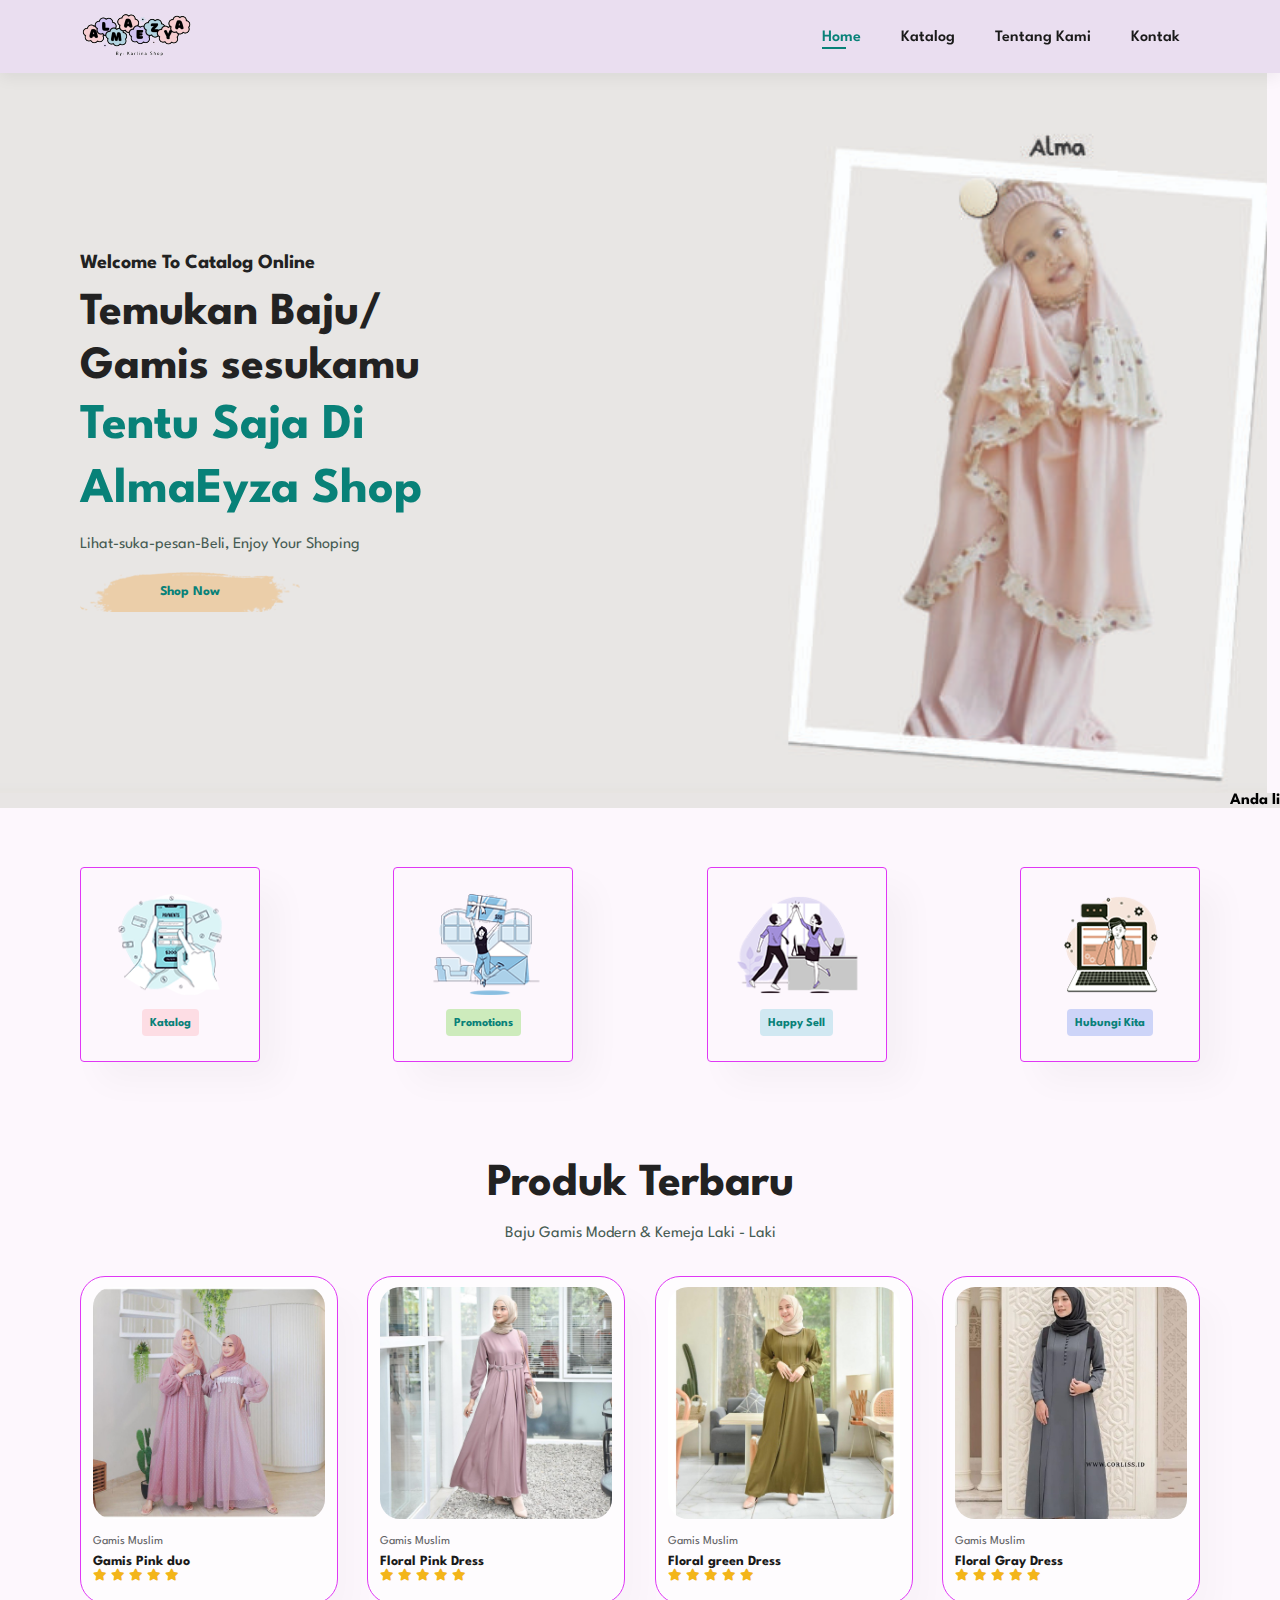
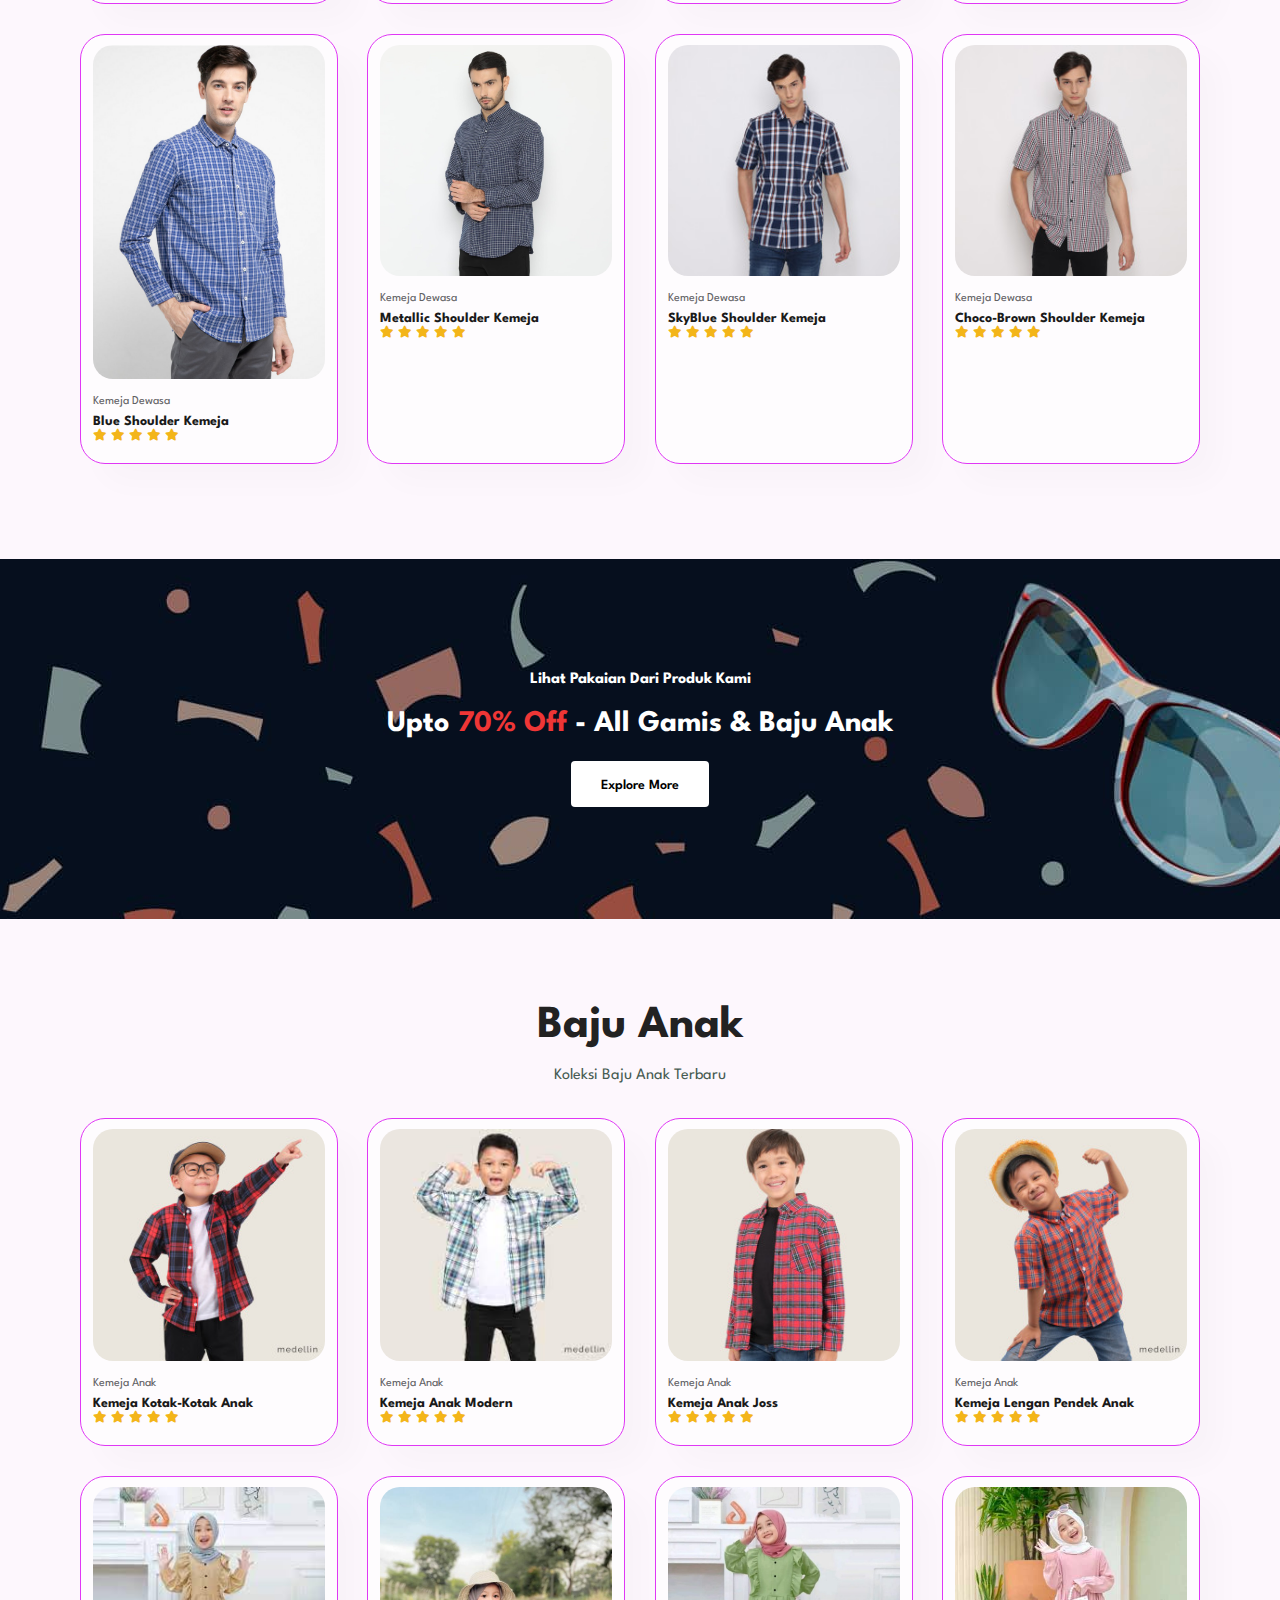
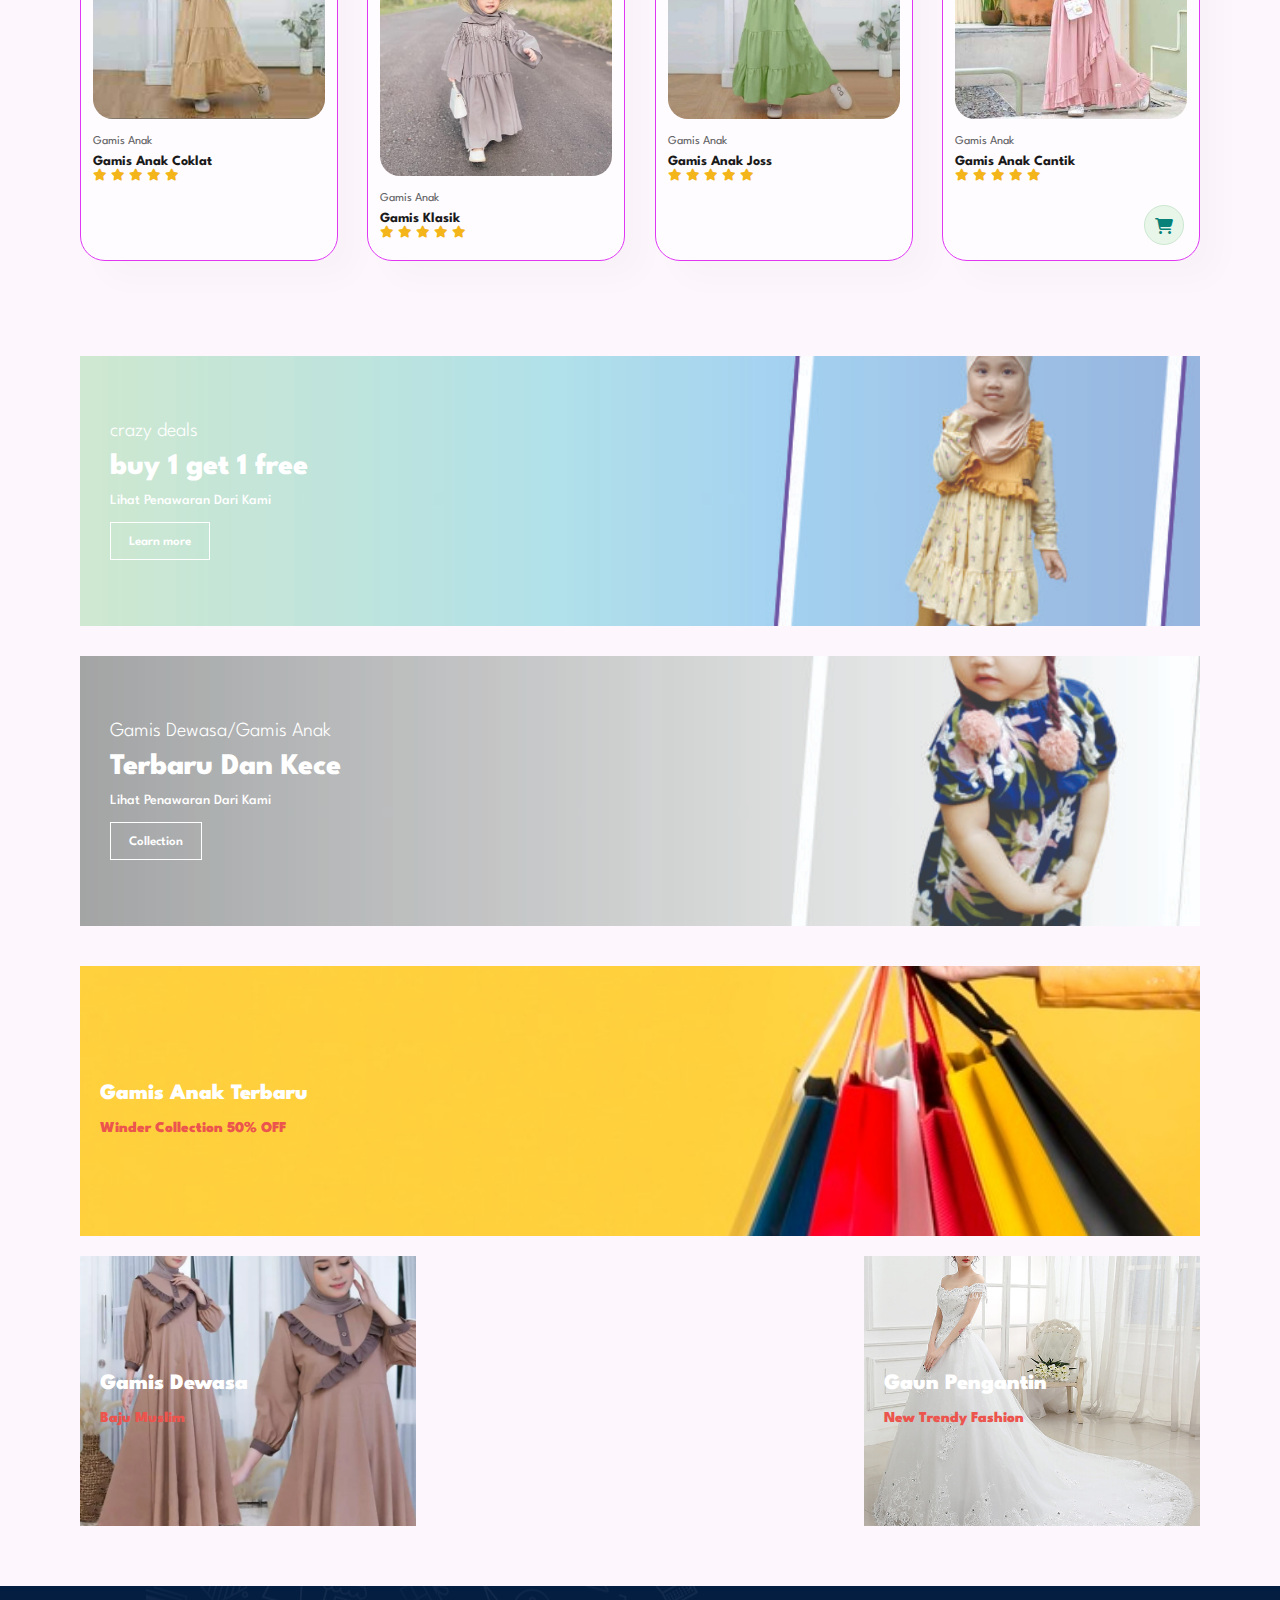
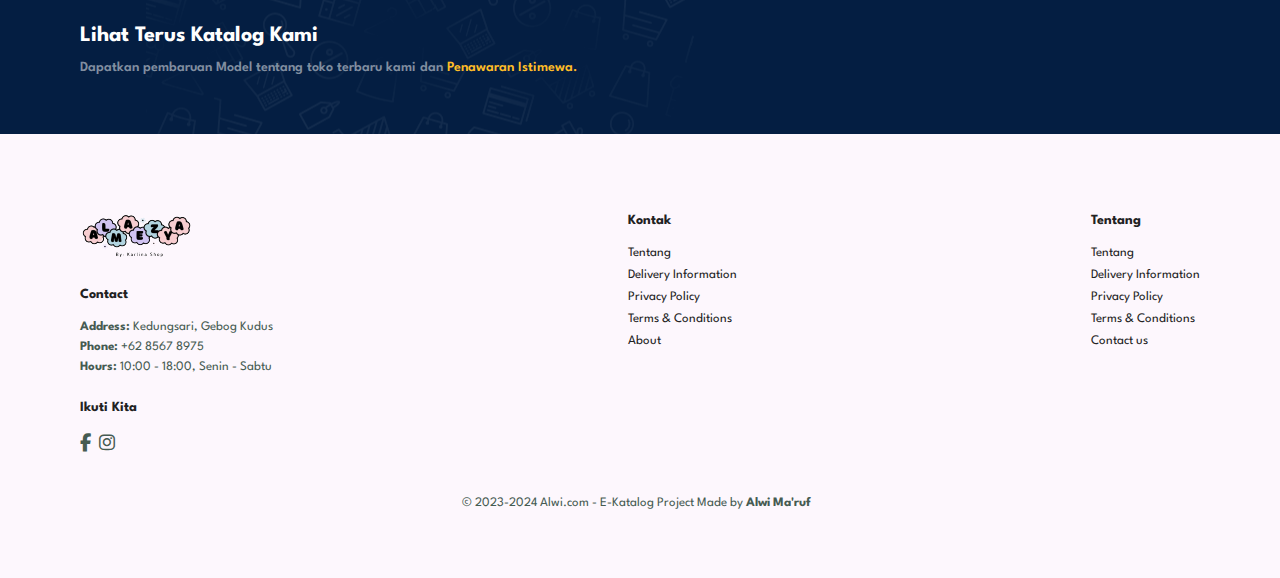
<file: index.html>
<!DOCTYPE html>
<html lang="en">
  <head>
    <meta charset="UTF-8" />
    <meta http-equiv="X-UA-Compatible" content="IE=edge" />
    <meta name="viewport" content="width=device-width, initial-scale=1.0" />
    <link rel="stylesheet" href="style.css" />
    <link
      rel="stylesheet"
      href="https://cdnjs.cloudflare.com/ajax/libs/font-awesome/6.1.1/css/all.min.css"
    />
    <link rel="icon" href="img/ikijoss.png"> 
    <script src="script.js" defer></script>
    <script src="shop.js" async></script>
    <title> AlmaEyza Shop | &nbsp;Welcome to AlmaEyza Shop!</title>
  </head>

  <script>
    document.addEventListener('contextmenu',(e)=>{
    e.preventDefault();
  }
  );
  document.onkeydown = function(e) {
  if(event.keyCode == 123) {
     return false;
  }
  if(e.ctrlKey && e.shiftKey && e.keyCode == 'I'.charCodeAt(0)) {
     return false;
  }
  if(e.ctrlKey && e.shiftKey && e.keyCode == 'C'.charCodeAt(0)) {
     return false;
  }
  if(e.ctrlKey && e.shiftKey && e.keyCode == 'J'.charCodeAt(0)) {
     return false;
  }
  if(e.ctrlKey && e.keyCode == 'U'.charCodeAt(0)) {
     return false;
  }
}

</script>
  <body>
    <!-- NAVBAR -->
    <section id="header">
      <a href="#"><img src="img/ikijoss.png" alt="" /></a>

      <div>
        <ul id="navbar">
          <li><a class="active" href="index.html">Home</a></li>
          <li><a href="shop.html">Katalog</a></li>
          <li><a href="about.html">Tentang Kami</a></li>
          <li><a href="contact.html">Kontak</a></li>
         
          <!--<a href="#" id="close"><i class="fa fa-times"></i></a> -->
        </ul>
      </div>
      <div id="mobile">
        
        <i id="bar" class="fas fa-outdent"></i>
      </div>
    </section>

    <!-- Hero -->
    <section id="hero">
      <h4>Welcome To Catalog Online</h4>
      <h2>Temukan Baju/</h2>
       <h2>Gamis sesukamu</h2>
      <h1>Tentu Saja Di</h1>
      <h1>AlmaEyza Shop</h1>
      <p>Lihat-suka-pesan-Beli, Enjoy Your Shoping</p>
      <button onclick="location.href='shop.html';">Shop Now</button>
    </section>

    <marquee bgcolor="#E8E5E4" loop="-1" behavior="scroll" direction="left" scrollamount="5" width="100%"><b>Anda lihat-suka-pesan-WA, Kita senang pelanggan pun senang Terimakasih Atas Kunjungannya, See You!!!!!!.</b></marquee>

    <!-- Feature -->
    <section id="feature" class="section-p1">
      <div class="fe-box">
        <img src="img/features/f1.png" alt="" 
        onclick="window.location.href='shop.html';">
        <h6>Katalog</h6>
      </div>
      <!--<div class="fe-box">
        <img src="img/features/f2.png" alt="" />
        <h6>Online Order</h6>
      </div> -->
      <!--<div class="fe-box">
        <img src="img/features/f3.png" alt="" />
        <h6>Save Money</h6>
      </div> -->
      <div class="fe-box">
        <img src="img/features/f4.png" alt="" 
        onclick="window.location.href='index.html';">
        <h6>Promotions</h6>
      </div>
      <div class="fe-box">
        <img src="img/features/f5.png" alt="" 
        onclick="window.location.href='index.html';">
        <h6>Happy Sell</h6>
      </div>
      <div class="fe-box">
        <img src="img/features/f6.png" alt="" 
        onclick="window.location.href='https://web.whatsapp.com/';">
        <h6>Hubungi Kita</h6>
      </div>
    </section>

    <!-- Featured products -->

    <section id="product1" class="section-p1">
      <h2>Produk Terbaru</h2>
      <p>Baju Gamis Modern & Kemeja Laki - Laki</p>
      <div class="pro-container">
        <div class="pro">
          <img src="img/urbanic_img/tshirt/floral/gmb23.jpg" alt="" />
          <div class="des">
            <span>Gamis Muslim</span>
            <h5>Gamis Pink duo</h5>
            <div class="star">
              <i class="fas fa-star"></i>
              <i class="fas fa-star"></i>
              <i class="fas fa-star"></i>
              <i class="fas fa-star"></i>
              <i class="fas fa-star"></i>
            </div>
          </div>
          
        </div>
        <div class="pro">
          <img src="img/urbanic_img/tshirt/floral/gamis3.jpg" alt="" />
          <div class="des">
            <span>Gamis Muslim</span>
            <h5>Floral Pink Dress</h5>
            <div class="star">
              <i class="fas fa-star"></i>
              <i class="fas fa-star"></i>
              <i class="fas fa-star"></i>
              <i class="fas fa-star"></i>
              <i class="fas fa-star"></i>
            </div>
          
          </div>
          
        </div>
        <div class="pro">
          <img src="img/urbanic_img/tshirt/floral/gamis4.jpg" alt="" />
          <div class="des">
            <span>Gamis Muslim</span>
            <h5>Floral green Dress</h5>
            <div class="star">
              <i class="fas fa-star"></i>
              <i class="fas fa-star"></i>
              <i class="fas fa-star"></i>
              <i class="fas fa-star"></i>
              <i class="fas fa-star"></i>
            </div>
            
          </div>
          
        </div>
        <div class="pro">
          <img src="img/urbanic_img/tshirt/floral/gamis7.jpg" alt="" />
          <div class="des">
            <span>Gamis Muslim</span>
            <h5>Floral Gray Dress</h5>
            <div class="star">
              <i class="fas fa-star"></i>
              <i class="fas fa-star"></i>
              <i class="fas fa-star"></i>
              <i class="fas fa-star"></i>
              <i class="fas fa-star"></i>
            </div>
          
          </div>
          
        </div>
        <div class="pro">
          <img src="img/urbanic_img/handbags/km1.jpg" alt="" />
          <div class="des">
            <span>Kemeja Dewasa</span>
            <h5>Blue Shoulder Kemeja </h5>
            <div class="star">
              <i class="fas fa-star"></i>
              <i class="fas fa-star"></i>
              <i class="fas fa-star"></i>
              <i class="fas fa-star"></i>
              <i class="fas fa-star"></i>
            </div>
           
          </div>
         
        </div>
        <div class="pro">
          <img src="img/urbanic_img/handbags/km2.jpg" alt="" />
          <div class="des">
            <span>Kemeja Dewasa</span>
            <h5>Metallic Shoulder Kemeja</h5>
            <div class="star">
              <i class="fas fa-star"></i>
              <i class="fas fa-star"></i>
              <i class="fas fa-star"></i>
              <i class="fas fa-star"></i>
              <i class="fas fa-star"></i>
            </div>
           
          </div>
          
        </div>
        <div class="pro">
          <img src="img/urbanic_img/handbags/km3.jpg" alt="" />
          <div class="des">
            <span>Kemeja Dewasa</span>
            <h5>SkyBlue Shoulder Kemeja</h5>
            <div class="star">
              <i class="fas fa-star"></i>
              <i class="fas fa-star"></i>
              <i class="fas fa-star"></i>
              <i class="fas fa-star"></i>
              <i class="fas fa-star"></i>
            </div>
            <!--<h4>₹ 1800</h4> -->
          </div>
         
        </div>
        <div class="pro">
          <img src="img/urbanic_img/handbags/km4.jpg" alt="" />
          <div class="des">
            <span>Kemeja Dewasa</span>
            <h5>Choco-Brown Shoulder Kemeja</h5>
            <div class="star">
              <i class="fas fa-star"></i>
              <i class="fas fa-star"></i>
              <i class="fas fa-star"></i>
              <i class="fas fa-star"></i>
              <i class="fas fa-star"></i>
            </div>
            
          </div>
         
        </div>
      </div>
    </section>

    <!-- Offer Banner -->

    <section id="banner" class="section-m1">
      <h4>Lihat Pakaian Dari Produk Kami</h4>
      <h2>Upto <span>70% Off</span> - All Gamis & Baju Anak</h2>
      <button class="normal" onclick="location.href='shop.html';">Explore More</button>
    </section>

    <!-- New Arrivals -->
    <section id="product1" class="section-p1">
      <h2>Baju Anak</h2>
      <p>Koleksi Baju Anak Terbaru</p>
      <div class="pro-container">
        <div class="pro">
          <img src="img/urbanic_img/tshirt/kma34.jpg" alt="" />
          <div class="des">
            <span>Kemeja Anak</span>
            <h5>Kemeja Kotak-Kotak Anak</h5>
            <div class="star">
              <i class="fas fa-star"></i>
              <i class="fas fa-star"></i>
              <i class="fas fa-star"></i>
              <i class="fas fa-star"></i>
              <i class="fas fa-star"></i>
            </div>
            <!--<h4>₹ 599</h4>-->
          </div>
         <!-- <i class="fa fa-shopping-cart cart"></i> -->
        </div>
        <div class="pro">
          <img src="img/urbanic_img/tshirt/km6.jpg" alt="" />
          <div class="des">
            <span>Kemeja Anak</span>
            <h5>Kemeja Anak Modern</h5>
            <div class="star">
              <i class="fas fa-star"></i>
              <i class="fas fa-star"></i>
              <i class="fas fa-star"></i>
              <i class="fas fa-star"></i>
              <i class="fas fa-star"></i>
            </div>
           
          </div>
          
        </div>
        <div class="pro">
          <img src="img/urbanic_img/tshirt/km7.jpg" alt="" />
          <div class="des">
            <span>Kemeja Anak</span>
            <h5>Kemeja Anak Joss</h5>
            <div class="star">
              <i class="fas fa-star"></i>
              <i class="fas fa-star"></i>
              <i class="fas fa-star"></i>
              <i class="fas fa-star"></i>
              <i class="fas fa-star"></i>
            </div>
            
          </div>
          
        </div>
        <div class="pro">
          <img src="img/urbanic_img/tshirt/km8.jpg" alt="" />
          <div class="des">
            <span>Kemeja Anak</span>
            <h5>Kemeja Lengan Pendek Anak </h5>
            <div class="star">
              <i class="fas fa-star"></i>
              <i class="fas fa-star"></i>
              <i class="fas fa-star"></i>
              <i class="fas fa-star"></i>
              <i class="fas fa-star"></i>
            </div>
            
          </div>
         
        </div>
        <div class="pro">
          <img src="img/urbanic_img/jeans/gma4.jpg" alt="" />
          <div class="des">
            <span>Gamis Anak</span>
            <h5>Gamis Anak Coklat</h5>
            <div class="star">
              <i class="fas fa-star"></i>
              <i class="fas fa-star"></i>
              <i class="fas fa-star"></i>
              <i class="fas fa-star"></i>
              <i class="fas fa-star"></i>
            </div>
            
          </div>
          
        </div>
        <div class="pro">
          <img src="img/urbanic_img/jeans/gma7.jpg" alt="" />
          <div class="des">
            <span>Gamis Anak</span>
            <h5>Gamis Klasik</h5>
            <div class="star">
              <i class="fas fa-star"></i>
              <i class="fas fa-star"></i>
              <i class="fas fa-star"></i>
              <i class="fas fa-star"></i>
              <i class="fas fa-star"></i>
            </div>
            
          </div>
          
        </div>
        <div class="pro">
          <img src="img/urbanic_img/jeans/gma5.jpg" alt="" />
          <div class="des">
            <span>Gamis Anak</span>
            <h5>Gamis Anak Joss</h5>
            <div class="star">
              <i class="fas fa-star"></i>
              <i class="fas fa-star"></i>
              <i class="fas fa-star"></i>
              <i class="fas fa-star"></i>
              <i class="fas fa-star"></i>
            </div>
            
          </div>
          
        </div>
        <div class="pro">
          <img src="img/urbanic_img/jeans/gma6.jpg" alt="" />
          <div class="des">
            <span>Gamis Anak</span>
            <h5>Gamis Anak Cantik</h5>
            <div class="star">
              <i class="fas fa-star"></i>
              <i class="fas fa-star"></i>
              <i class="fas fa-star"></i>
              <i class="fas fa-star"></i>
              <i class="fas fa-star"></i>
            </div>
           
          </div>
          <i class="fa fa-shopping-cart cart"></i>
        </div>
      </div>
    </section>

    <!-- SM banner -->

    <section id="sm-banner" class="section-p1">
      <div class="banner-box banner-box-1">
        <h4>crazy deals</h4>
        <h2>buy 1 get 1 free</h2>
        <span>Lihat Penawaran Dari Kami</span>
        <button class="white" onclick="location.href='shop.html';">Learn more</button>
      </div>
      <div class="banner-box banner-box-2">
        <h4>Gamis Dewasa/Gamis Anak</h4>
        <h2>Terbaru Dan Kece</h2>
        <span>Lihat Penawaran Dari Kami</span>
        <button class="white" onclick="location.href='shop.html';">Collection</button>
      </div>
    </section>

    <!-- banner3 -->
    <section id="banner-3">
      <div class="banner-box banner-box-1">
        <h2>Gamis Anak Terbaru</h2>
        <h3>Winder Collection 50% OFF</h3>
      </div>
      <div class="banner-box banner-box-2">
        <h2>Gamis Dewasa</h2>
        <h3>Baju Muslim </h3>
      </div>
      <div class="banner-box banner-box-3">
        <h2>Gaun Pengantin</h2>
        <h3>New Trendy Fashion</h3>
      </div>
    </section>

    <!-- Newsletter -->

    <section id="newsletter" class="section-p1 section-m1">
      <div class="newstext">
        <h4>Lihat Terus Katalog Kami</h4>
        <p>
          Dapatkan pembaruan Model tentang toko terbaru kami dan
          <span>Penawaran Istimewa.</span>
        </p>
      </div>
      <div class="form">
        <!--<input type="text" placeholder="Your email address" />
        <button class="normal">Sign up</button> -->
      </div>
    </section>

    <!-- Footer -->
    <footer class="section-p1">

      <div class="col">
         <body style="background-color:#FDF7FD;"> 
        <img class="logo" src="img/ikijoss.png" alt="logo" />
        <h4>Contact</h4>
        <p><b>Address:</b> Kedungsari, Gebog Kudus</p>
        <p><b>Phone:</b> +62 8567 8975</p>
        <p><b>Hours:</b> 10:00 - 18:00, Senin - Sabtu</p>
        <div class="follow">
          <h4>Ikuti Kita</h4>
          <div class="icon">
            <i class="fab fa-facebook-f"
            style="font-size:18px"
              onclick="window.location.href='https://id-id.facebook.com/login/device-based/regular/login/?login_attempt=1';">
            </i>
            <i class="fab fa-instagram" style="font-size:18px"
              onclick="window.location.href='https://instagram.com/almaeyza?igshid=NTc4MTIwNjQ2YQ==';"></i>
            
          </div>
        </div>
      </div>
      <div class="col">
      <h4>Kontak</h4>
      <a href="contact.html">Tentang</a>
      <a href="#">Delivery Information</a>
      <a href="#">Privacy Policy</a>
      <a href="#">Terms & Conditions</a>
      <a href="about.html">About</a>
    </div>
      <div class="col">
        <h4>Tentang</h4>
        <a href="about.html">Tentang</a>
        <a href="#">Delivery Information</a>
        <a href="#">Privacy Policy</a>
        <a href="#">Terms & Conditions</a>
        <a href="contact.html">Contact us</a>
      </div>
     
     
      <div class="copyright">
        <p>© 2023-2024 Alwi.com - E-Katalog Project Made by <span style="cursor: pointer;"
            onclick="window.location.href='';"><b>Alwi Ma'ruf<b> &nbsp;</span> <i
            style="color:#0071ac;font-size:18px;position: relative;top:1px;cursor: pointer;"></i>
        </p>
      </div>
    </footer>
  </body>
</html>
</file>
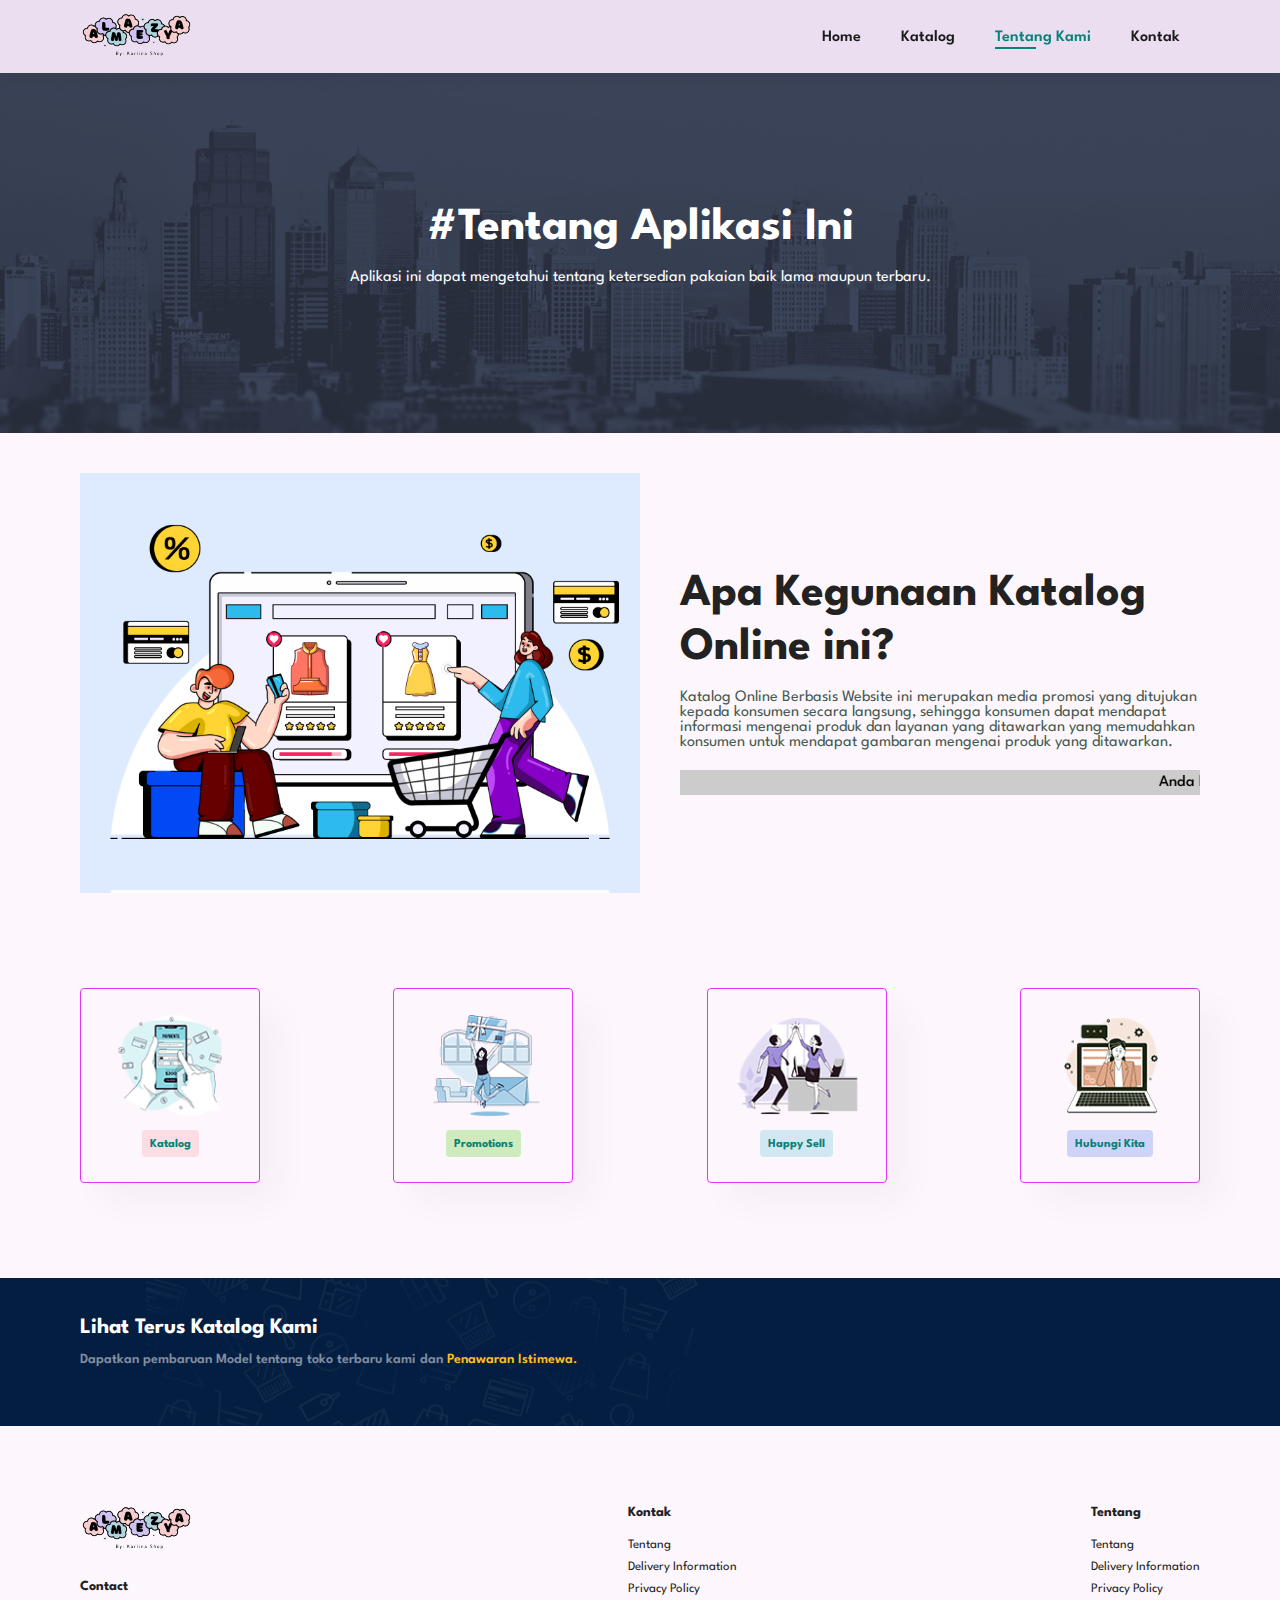
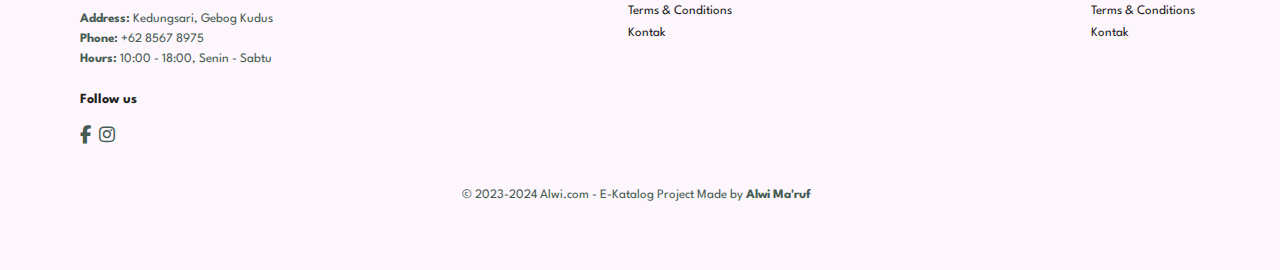
<file: about.html>
<!DOCTYPE html>
<html lang="en">
  <head>
    <meta charset="UTF-8" />
    <meta http-equiv="X-UA-Compatible" content="IE=edge" />
    <meta name="viewport" content="width=device-width, initial-scale=1.0" />
    <link rel="stylesheet" href="style.css" />
    <link
      rel="stylesheet"
      href="https://cdnjs.cloudflare.com/ajax/libs/font-awesome/6.1.1/css/all.min.css"
    />
    <!--<link rel="icon" href="img/logoTitle.png">  -->
    <script src="script.js" defer></script>
    <title> AlmaEyza Shop | &nbsp;Tentang</title>
  </head>
  <body>
    <!-- NAVBAR -->
    <section id="header">
      <a href="#"><img src="img/ikijoss.png" alt="" /></a>

      <div>
        <ul id="navbar">
          <li><a  href="index.html">Home</a></li>
          <li><a  href="shop.html">Katalog</a></li>
          <li><a class="active" href="about.html">Tentang Kami</a></li>
          <li><a href="contact.html">Kontak</a></li>
       
          
          <a href="#" id="close"><i class="fa fa-times"></i></a>
        </ul>
      </div>
      <div id="mobile">
     
      <i id="bar" class="fas fa-outdent"></i>
    </div>
    </section>

    <!-- Hero -->
    <section id="page-header" class="about-header">
     
      <h2>#Tentang Aplikasi Ini</h2>
     
      <p>Aplikasi ini dapat mengetahui tentang ketersedian pakaian baik lama maupun terbaru.</p>
      
    </section>

    <!-- about heading content  -->

    <section id="about-head" class="section-p1">
      <img src="img/about/a6.jpg" alt="">
      <div>
        <h2>Apa Kegunaan Katalog Online ini?</h2>
        <p>Katalog Online Berbasis Website ini merupakan media promosi yang ditujukan kepada konsumen secara langsung, sehingga konsumen dapat mendapat informasi mengenai produk dan layanan yang ditawarkan yang memudahkan konsumen untuk mendapat gambaran mengenai produk yang ditawarkan.</p>
       
        <marquee bgcolor="#ccc" loop="-1" behavior="scroll" direction="left" scrollamount="5" width="100%">Anda lihat-suka-pesan-WA, Kita senang pelanggan pun senang Terimakasih Atas Kunjungannya, See You!!!!!!.</marquee>
      </div>

    </section>

    <!-- about app -->

   

       <!-- Feature -->
       <section id="feature" class="section-p1">
      <div class="fe-box">
        <img src="img/features/f1.png" alt="" 
        onclick="window.location.href='shop.html';">
        <h6>Katalog</h6>
      </div>
      <!--<div class="fe-box">
        <img src="img/features/f2.png" alt="" />
        <h6>Online Order</h6>
      </div> -->
      <!--<div class="fe-box">
        <img src="img/features/f3.png" alt="" />
        <h6>Save Money</h6>
      </div> -->
      <div class="fe-box">
        <img src="img/features/f4.png" alt="" 
        onclick="window.location.href='index.html';">
        <h6>Promotions</h6>
      </div>
      <div class="fe-box">
        <img src="img/features/f5.png" alt="" 
        onclick="window.location.href='index.html';">
        <h6>Happy Sell</h6>
      </div>
      <div class="fe-box">
        <img src="img/features/f6.png" alt="" 
        onclick="window.location.href='https://web.whatsapp.com/';">
        <h6>Hubungi Kita</h6>
      </div>
    </section>

    <!-- Newsletter -->

    <section id="newsletter" class="section-p1 section-m1">
      <div class="newstext">
        <h4>Lihat Terus Katalog Kami</h4>
        <p>
          Dapatkan pembaruan Model tentang toko terbaru kami dan
          <span>Penawaran Istimewa.</span>
        </p>
      </div>
     
    </section>

    <!-- Footer -->
    <footer class="section-p1">
      
       <body style="background-color:#FDF7FD;"> 
      <div class="col">
        <img class="logo" src="img/ikijoss.png" alt="logo" />
        <h4>Contact</h4>
       <p><b>Address:</b> Kedungsari, Gebog Kudus</p>
         <p><b>Phone:</b> +62 8567 8975</p>
        <p><b>Hours:</b> 10:00 - 18:00, Senin - Sabtu</p>
        <div class="follow">
          <h4>Follow us</h4>
          <div class="icon">
           <i class="fab fa-facebook-f"
            style="font-size:18px"
              onclick="window.location.href='https://id-id.facebook.com/login/device-based/regular/login/?login_attempt=1';">
            </i>
            <i class="fab fa-instagram" style="font-size:18px"
              onclick="window.location.href='https://instagram.com/almaeyza?igshid=NTc4MTIwNjQ2YQ==';"></i>
            
          </div>
        </div>
      </div>
       <div class="col">
      <h4>Kontak</h4>
      <a href="Contact.html">Tentang</a>
      <a href="#">Delivery Information</a>
      <a href="#">Privacy Policy</a>
      <a href="#">Terms & Conditions</a>
      <a href="contact.html">Kontak</a>
    </div>
      <div class="col">
        <h4>Tentang</h4>
        <a href="about.html">Tentang</a>
        <a href="#">Delivery Information</a>
        <a href="#">Privacy Policy</a>
        <a href="#">Terms & Conditions</a>
        <a href="contact.html">Kontak</a>
      </div>
      
      
       <div class="copyright">
        <p>© 2023-2024 Alwi.com - E-Katalog Project Made by <span style="cursor: pointer;"
            onclick="window.location.href='';"><b>Alwi Ma'ruf<b> &nbsp;</span> <i
            style="color:#0071ac;font-size:18px;position: relative;top:1px;cursor: pointer;"></i>
        </p>
      </div>
    </footer>
  </body>
</html>
</file>
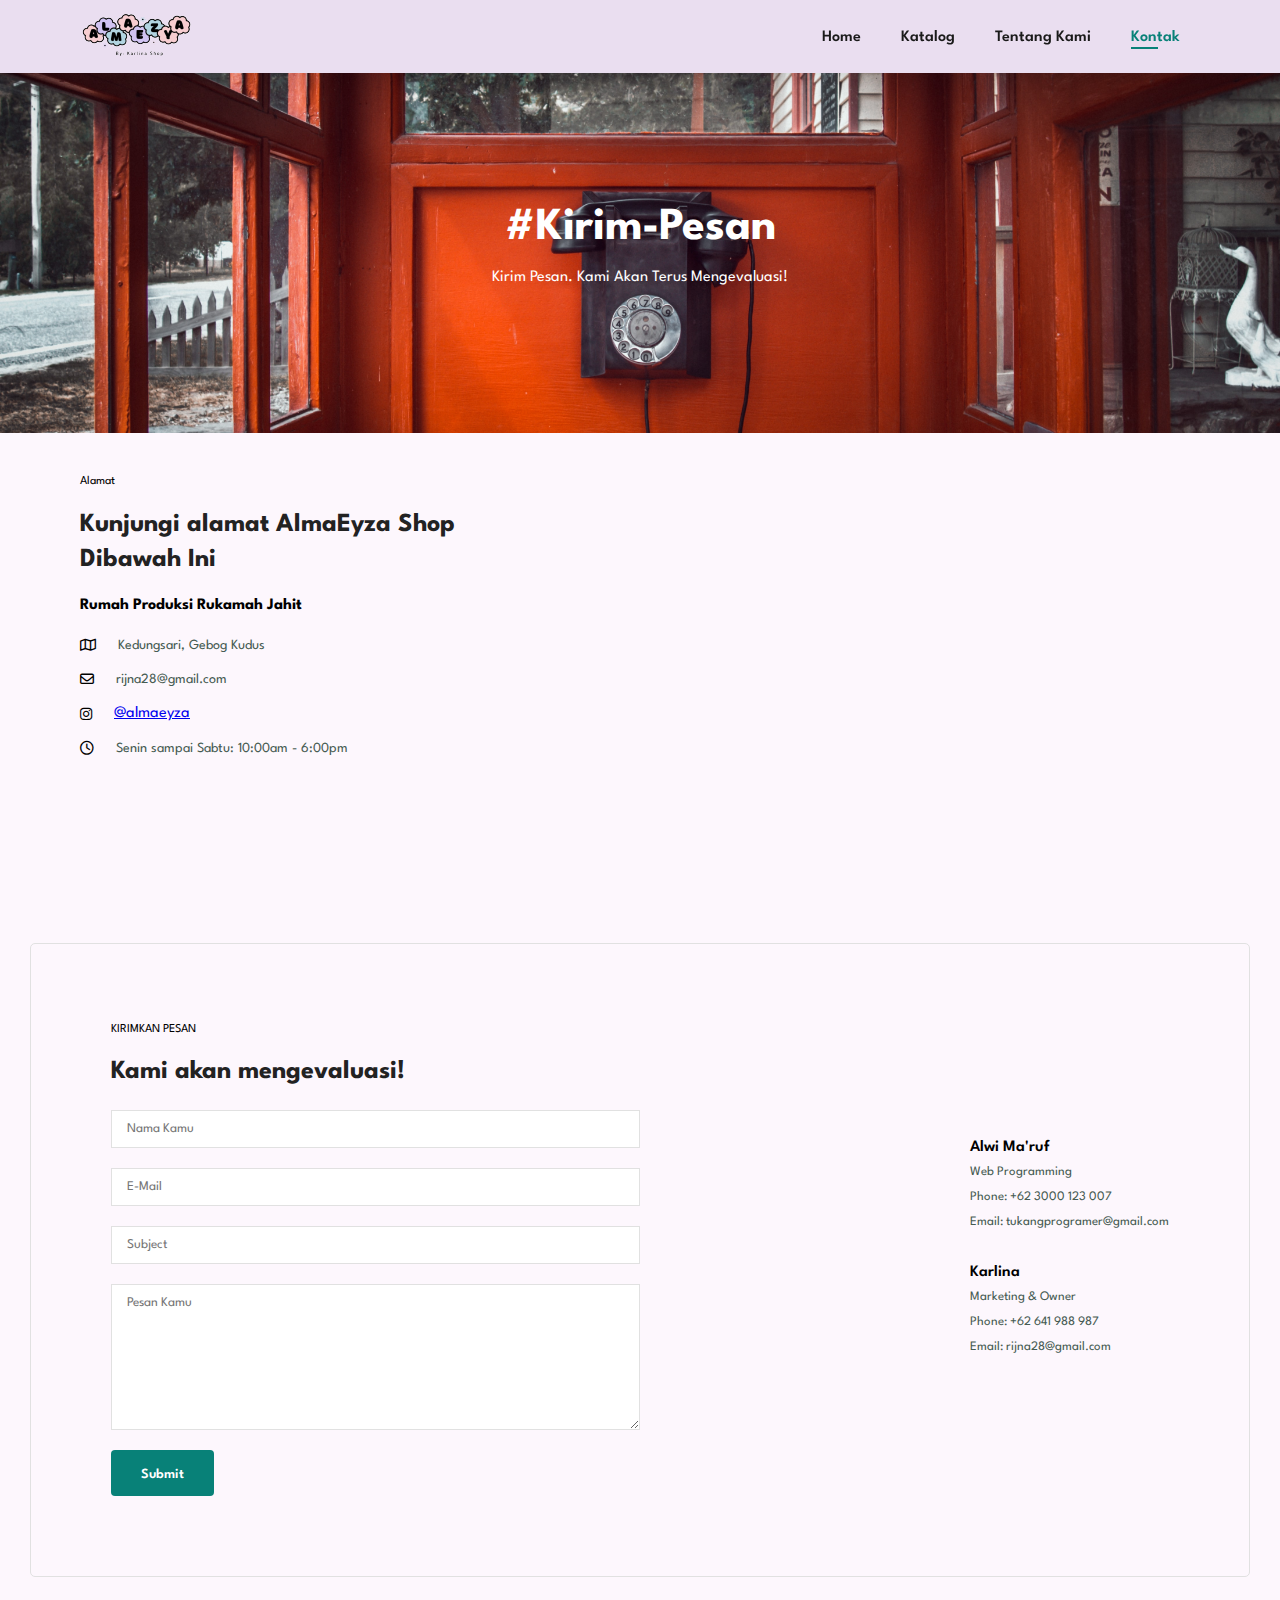
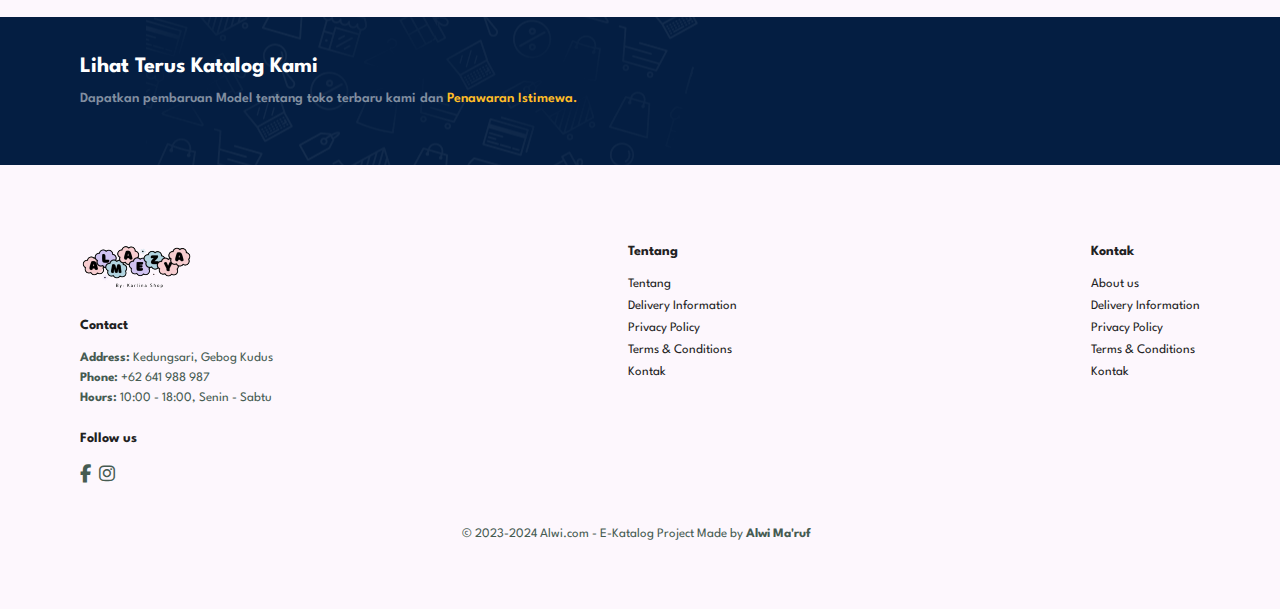
<file: contact.html>
<!DOCTYPE html>
<html lang="en">

<head>
  <meta charset="UTF-8" />
  <meta http-equiv="X-UA-Compatible" content="IE=edge" />
  <meta name="viewport" content="width=device-width, initial-scale=1.0" />
  <link rel="stylesheet" href="style.css" />
  <link rel="icon" href="img/ikijoss.png">
  <link rel="stylesheet" href="https://cdnjs.cloudflare.com/ajax/libs/font-awesome/6.1.1/css/all.min.css" />
  <script src="script.js" defer></script>
  <title> AlmaEyza Shop | &nbsp;Kontak</title>
</head>

<body>
  <!-- NAVBAR -->
  <section id="header">
    <a href="#"><img src="img/ikijoss.png" alt="" /></a>

    <div>
      <ul id="navbar">
        <li><a href="index.html">Home</a></li>
        <li><a href="shop.html">Katalog</a></li>
        <li><a href="about.html">Tentang Kami</a></li>
        <li><a class="active" href="contact.html">Kontak</a></li>
        
       
        <a href="#" id="close"><i class="fa fa-times"></i></a>
      </ul>
    </div>
     <div id="mobile">
     
      <i id="bar" class="fas fa-outdent"></i>
    </div>
  </section>

  <!-- Hero -->
  <section id="page-header" class="about-header"
    style="background-image: url('img/banner/contactus.jpg');background-position: center;">

    <h2>#Kirim-Pesan</h2>

    <p>Kirim Pesan. Kami Akan Terus Mengevaluasi!</p>

  </section>

  <!--  contact details-->
  <section id="contact-details" class="section-p1">
    <div class="details">
      <span>Alamat</span>
      <h2>Kunjungi alamat AlmaEyza Shop Dibawah Ini</h2>
      <h3>Rumah Produksi Rukamah Jahit</h3>
      <div>
        <li>
          <i class="far fa-map"></i>
          <p>Kedungsari, Gebog Kudus</p>
        </li>
        <li>
          <i class="far fa-envelope"></i>
          <p>rijna28@gmail.com</p>
        </li>
        <li>
          <i class="fab fa-instagram"></i>
          <a href="https://instagram.com/almaeyza?igshid=NTc4MTIwNjQ2YQ==">@almaeyza</a>
          
        </li>
        <li>
          <i class="far fa-clock"></i>
          <p>Senin sampai Sabtu: 10:00am - 6:00pm</p>
        </li>
      </div>

    </div>
    <div class="map">
      <iframe src="https://www.google.com/maps/embed?pb=!1m18!1m12!1m3!1d3962.419151187323!2d110.8321456738072!3d-6.718597365686693!2m3!1f0!2f0!3f0!3m2!1i1024!2i768!4f13.1!3m3!1m2!1s0x2e70db2b45e4c951%3A0x64ad7b76fb7479a9!2sAlmaeyza!5e0!3m2!1sen!2sid!4v1697788058871!5m2!1sen!2sid" width="600" height="450" style="border:0;" allowfullscreen="" loading="lazy" referrerpolicy="no-referrer-when-downgrade"></iframe>

    </div>
  </section>

  <!-- Form details -->

  <section id="form-details">
    <form action="">
      <span>KIRIMKAN PESAN</span>
      <h2>Kami akan mengevaluasi!</h2>
      <input type="text" placeholder="Nama Kamu">
      <input type="email" placeholder="E-Mail">
      <input type="text" placeholder="Subject">
      <textarea name="" id="" cols="30" rows="10" placeholder="Pesan Kamu"></textarea>
      <button class="normal" onclick="alert('Terimakasih Atas pesan Anda! Thank You.');">Submit</button>
    </form>

    <div class="people">
      <div>
        
        <p><span>Alwi Ma'ruf</span>Web Programming <br>Phone: +62 3000 123 007 <br>Email: tukangprogramer@gmail.com
        </p>
      </div>
     
      <div>
        <!--<img src="img/people/3.png" alt=""> -->
        <p><span>Karlina</span>Marketing & Owner <br>Phone: +62 641 988 987 <br>Email: rijna28@gmail.com
        </p>
      </div>
    </div>

  </section>



  <!-- Newsletter -->

 <section id="newsletter" class="section-p1 section-m1">
      <div class="newstext">
        <h4>Lihat Terus Katalog Kami</h4>
        <p>
          Dapatkan pembaruan Model tentang toko terbaru kami dan
          <span>Penawaran Istimewa.</span>
        </p>
      </div>
     
    </section>

  <!-- Footer -->
  <footer class="section-p1">
    
     <body style="background-color:#FDF7FD;"> 
    <div class="col">
      <img class="logo" src="img/ikijoss.png" alt="logo" />
      <h4>Contact</h4>
      <p><b>Address:</b> Kedungsari, Gebog Kudus</p>
      <p><b>Phone:</b> +62 641 988 987</p>
      <p><b>Hours:</b> 10:00 - 18:00, Senin - Sabtu</p>
      <div class="follow">
        <h4>Follow us</h4>
        <div class="icon">
         <i class="fab fa-facebook-f"
            style="font-size:18px"
              onclick="window.location.href='https://id-id.facebook.com/login/device-based/regular/login/?login_attempt=1';">
            </i>
            <i class="fab fa-instagram" style="font-size:18px"
              onclick="window.location.href='https://instagram.com/almaeyza?igshid=NTc4MTIwNjQ2YQ==';"></i>
            
        </div>
      </div>
    </div>
    <div class="col">
      <h4>Tentang</h4>
      <a href="about.html">Tentang</a>
      <a href="#">Delivery Information</a>
      <a href="#">Privacy Policy</a>
      <a href="#">Terms & Conditions</a>
      <a href="contact.html">Kontak</a>
    </div>
    <div class="col">
      <h4>Kontak</h4>
      <a href="about.html">About us</a>
      <a href="#">Delivery Information</a>
      <a href="#">Privacy Policy</a>
      <a href="#">Terms & Conditions</a>
      <a href="contact.html">Kontak</a>
    </div>
    <div class="copyright">
        <p>© 2023-2024 Alwi.com - E-Katalog Project Made by <span style="cursor: pointer;"
            onclick="window.location.href='';"><b>Alwi Ma'ruf<b> &nbsp;</span> <i
            style="color:#0071ac;font-size:18px;position: relative;top:1px;cursor: pointer;"></i>
        </p>
      </div>
  </footer>
</body>

</html>
</file>
<file: style.css>
@import url("https://fonts.googleapis.com/css2?family=Spartan:wght@100;200;300;400;500;600;700;800;900&display=swap");

* {
  margin: 0;
  padding: 0;
  box-sizing: border-box;
  font-family: "Spartan", sans-serif;
}

h1 {
  font-size: 50px;
  line-height: 64px;
  color: #222;
}
h2 {
  font-size: 46px;
  line-height: 54px;
  color: #222;
}

h4 {
  font-size: 20px;
  color: #222;
}

h6 {
  font-weight: 700;
  font-size: 12px;
}
p {
  font-size: 16px;
  color: #465b52;
  margin: 15px 0 20px 0;
}

.section-p1 {
  padding: 40px 80px;
}
.section-m1 {
  margin: 40px 0;
}
button.normal {
  font-size: 14px;
  font-weight: 600;
  padding: 18px 30px 15px 30px;
  color: #000;
  background: #fff;
  border-radius: 4px;
  outline: none;
  border: none;
  transition: 0.2s;
  cursor: pointer;
}
button.white {
  font-size: 13px;
  font-weight: 600;
  padding: 13px 18px 11px 18px;
  color: #fff;
  background: transparent;
  border-radius: 0;
  outline: none;

  transition: 0.2s;
  border: 1px solid white;
}
body {
  width: 100%;
  background-color: #fffcff;
}

/* Header Start */

#header {
  display: flex;
  justify-content: space-between;
  align-items: center;
  padding: 13px 80px 12px 80px;
  background: #eadef0;
  box-shadow: 0 5px 15px rgba(0, 0, 0, 0.06);

  position: sticky;
  top: 0;
  left: 0;

  z-index: 999;
}
#navbar {
  display: flex;
  align-items: center;
  justify-content: center;
  list-style: none;
}
#navbar li {
  padding: 0 20px;
  position: relative;
}
#navbar li a {
  font-size: 16px;
  text-decoration: none;
  font-weight: 600;
  color: #1a1a1a;
  transition: 0.3s ease;
}
#navbar li a:hover,
#navbar li a.active {
  color: #088178;
}
#navbar li a.active::after,
#navbar li a:hover::after {
  content: "";
  background: #088178;
  height: 2px;
  width: 30%;
  position: absolute;
  bottom: -4px;
  left: 20px;
}

#mobile {
  display: none;
}
#close {
  display: none;
}

/* Home Page */

#hero {
  background-image: url("img/bg_alma.jpg");
  height: 80vh;
  width: 99%;
  background-size: cover;
  background-position: top 60% right 50%;
  padding: 0 80px;
  display: flex;
  flex-direction: column;
  justify-content: center;
  align-items: flex-start;
}
#hero h4 {
  padding-bottom: 14px;
}
#hero h1 {
  color: #088178;
}
#hero button {
  background-image: url("img/button.png");
  background-color: transparent;
  border: 0;
  color: #088178;
  background-size: cover;
  padding: 14px 80px;
  background-repeat: no-repeat;
  cursor: pointer;
  font-weight: 700;
  font-style: 15px;
}

#feature .fe-box {
  width: 180px;
  text-align: center;
  padding: 25px 15px;
  box-shadow: 20px 20px 34px rgb(0, 0, 0, 0.03);
  border: 1px solid #E037F5;
  border-radius: 4px;
  margin: 15px 0;
}
#feature .fe-box:hover {
  box-shadow: 10px 10px 54px rgb(255, 202, 246);
}
#feature .fe-box h6 {
  display: inline-block;
  padding: 9px 8px 6px 8px;
  line-height: 1;
  border-radius: 4px;
  background-color: #fddde4;
  color: #088178;
}

#feature .fe-box img {
  margin-bottom: 10px;
  width: 100%;
}

#feature {
  display: flex;
  align-items: center;
  justify-content: space-between;
  flex-wrap: wrap;
}

#feature .fe-box:nth-child(2) h6 {
  background-color: #cdebbc;
}
#feature .fe-box:nth-child(3) h6 {
  background-color: #d1e8f2;
}
#feature .fe-box:nth-child(4) h6 {
  background-color: #cdd4f8;
}
#feature .fe-box:nth-child(5) h6 {
  background-color: #f6dbf6;
}
#feature .fe-box:nth-child(6) h6 {
  background-color: #fff2e5;
}

#product1 {
  text-align: center;
}
#product1 .pro {
  width: 23%;
  border: 1px solid #E037F5;
  min-width: 250px;
  padding: 10px 12px;
  border-radius: 25px;
  /* cursor: pointer; */
  box-shadow: 20px 20px 30px rgba(0, 0, 0, 0.02);
  margin: 15px 0px;
  transition: 0.3s ease;
  position: relative;
  background: #fefcfe;
}


#product1 .pro-container {
  display: flex;
  justify-content: space-between;
  flex-wrap: wrap;
}

#product1 .pro img {
  width: 100%;
  border-radius: 20px;
  cursor: pointer;
}
#product1 .pro:hover {
  box-shadow: 20px 20px 30px rgb(255, 202, 246);
}
#product1 .pro .des {
  text-align: start;
  padding: 10px 0;
}
#product1 .pro .des span {
  font-size: 12px;
  color: #606063;
}
#product1 .pro .des h5 {
  padding-top: 7px;
  color: #1a1a1a;
  font-size: 14px;
}

#product1 .pro .des i {
  font-size: 12px;
  color: rgb(243, 181, 25);
}

#product1 .pro .des h4 {
  padding-top: 7px;
  color: #088178;
  font-size: 15px;
  font-weight: 700;
}

#product1 .pro .cart {
 
  width: 40px;
  height: 40px;
  line-height: 40px;
  border-radius: 50px;
  background-color: #e8f6ea;
  color: #088178;
  border: 1px solid #cce7d0;
  position: absolute;
  bottom: 15px;
  right: 15px;
  cursor: pointer;
}

#banner {
  display: flex;
  flex-direction: column;
  align-items: center;
  justify-content: center;
  background-image: url(img/banner/b2.jpg);
  width: 100%;
  height: 40vh;
  background-size: cover;
  background-position: center;
}
#banner h4 {
  color: #fff;
  font-size: 16px;
}

#banner h2 {
  color: #fff;
  font-size: 30px;
  padding: 10px 0px;
}
#banner h2 span {
  color: #ef3636;
}
#banner button:hover {
  background: #088178;
  color: #fff;
}

#sm-banner {
  display: flex;
  flex-wrap: wrap;
  justify-content: space-between;
}

#sm-banner .banner-box {
  display: flex;
  flex-direction: column;
  align-items: flex-start;
  justify-content: center;
  background-image: url(img/banner/almahira32.jpg);
  min-width: 30%;
  height: 30vh;
  background-size: cover;
  background-position: center;
  padding: 30px;
}

#sm-banner h4 {
  color: #fff;
  font-size: 20px;
  font-weight: 300;
}
#sm-banner h2 {
  color: #fff;
  font-size: 30px;
  font-weight: 800;
}
#sm-banner span {
  color: #fff;
  font-size: 14px;
  font-weight: 500;
  padding-bottom: 15px;
}

#sm-banner .banner-box button:hover {
  background: #088178;
  border: 1px solid #088178;
}

#sm-banner .banner-box-2 {
  background-image: url("img/banner/alma12.jpg");
}
#banner-3 {
  display: flex;
  flex-wrap: wrap;
  justify-content: space-between;
  padding: 0 80px;
}

#banner-3 .banner-box {
  display: flex;
  flex-direction: column;
  align-items: flex-start;
  justify-content: center;
  background-image: url("img/banner/b16.jpg");
  min-width: 30%;
  height: 30vh;
  background-size: cover;
  background-position: center;
  padding: 20px;
  margin-bottom: 20px;
}
#banner-3 .banner-box h2 {
  color: white;
  font-weight: 900;
  font-size: 22px;
}
#banner-3 .banner-box h3 {
  color: #ec544e;
  font-weight: 900;
  font-size: 15px;
}

#banner-3 .banner-box-2 {
  background-image: url("img/banner/gamis.png");
}
#banner-3 .banner-box-3 {
  background-image: url("img/banner/gaun1.jpg");
}

#newsletter {
  display: flex;
  justify-content: space-between;
  align-items: center;
  flex-wrap: wrap;
  background-image: url("img/banner/b14.png");
  background-color: #041e42;
  background-repeat: no-repeat;
  background-position: 20% 30%;
}
#newsletter h4 {
  color: white;
  font-weight: 700;
  font-size: 22px;
}
#newsletter p {
  color: #818ea0;
  font-weight: 600;
  font-size: 14px;
}
#newsletter p span {
  color: #ffbd27;
}

#newsletter input {
  height: 3.125rem;
  padding: 0.25em 1.25em 0em 1.25em;
  font-size: 14px;
  width: 100%;
  border: 1px solid transparent;
  border-radius: 4px 0px 0px 4px;
  outline: none;
}
#newsletter button {
  background-color: #088178;
  color: white;
  cursor: pointer;
  white-space: nowrap;
  border-radius: 0px 4px 4px 0px;
  padding: 0.25em 1.25em 0em 1.25em;
}
#newsletter .form {
  display: flex;
  width: 40%;
}

footer {
  display: flex;
  flex-wrap: wrap;
  justify-content: space-between;
  gap: 20px;
}

footer .col {
  display: flex;
  flex-direction: column;
  align-items: flex-start;
  margin-bottom: 20px;
  
}

footer .logo {
  margin-bottom: 30px;
}
footer h4 {
  font-size: 14px;
  padding-bottom: 20px;
}
footer p {
  font-size: 13px;
  margin: 0 0 8px 0;
}
footer a {
  text-decoration: none;
  font-size: 13px;
  color: #222;
  margin-bottom: 10px;
}

footer .follow {
  margin-top: 20px;
}

footer .follow i {
  color: #465b52;
  padding-right: 4px;
  cursor: pointer;
}

footer .install .row img {
  border: 1px solid #088178;
  border-radius: 6px;
}
footer .install img {
  margin: 10px 0 15px 0;
}

footer .follow i:hover,
footer a:hover {
  color: #088178;
}
footer .copyright {
  width: 100%;
  text-align: center;
}

/* Shop Page */

#page-header {
  background-image: url("img/banner/b19.jpg");
  width: 100%;
  height: 40vh;
  background-size: cover;
  display: flex;
  justify-content: center;
  align-items: center;
  flex-direction: column;
  text-align: center;
  padding: 14px;
}
#page-header h2 {
  color: white;
}
#page-header p {
  color: white;
}

#pagination {
  text-align: center;
}

#pagination a {
  text-decoration: none;
  background: #088178;
  color: white;
  padding: 18px 20px 15px 20px;
  border-radius: 4px;
  font-weight: 600;
}
#pagination a i {
  font-size: 16px;
}
#filter-buttons-container{
  padding: 25px 80px 0px 80px;
}
#filter-buttons-container .filter-title h1{
  font-size: 35px;
  
}

#filter-buttons-container .filter-buttons{
  display: flex;
  flex-wrap: wrap;
  gap: 5px;
}
#filter-buttons-container .filter-buttons button{
  padding: 10px 15px;
  background-color: #EAD2A8;
  color: black;
}



/* Single Product Page */
#prodetails {
  display: flex;
  margin-top: 20px;
}

#prodetails .single-pro-image {
  width: 40%;
  margin-right: 50px;
}

#prodetails .single-pro-image .small-img-group {
  display: flex;
  justify-content: space-between;
}

.small-img-col {
  flex-basis: 24%;
  cursor: pointer;
}

#prodetails .single-pro-details {
  width: 50%;
}

#prodetails .single-pro-details h4 {
  padding: 0px 0 15px 0;
}
#prodetails .single-pro-details h5 {
  padding: 40px 0 8px 0;
  font-size: 12px;
  color: #606063;
  font-weight: 500;
}

#prodetails .single-pro-details h2 {
  font-size: 26px;
}
#prodetails .single-pro-details select {
  display: block;
  padding: 7px 10px 5px 10px;
  margin-bottom: 10px;
  outline: none;
}

#prodetails .single-pro-details input {
  width: 50px;
  height: 47px;
  padding-left: 10px;
  font-style: 16px;
  margin-right: 10px;
  outline: none;
  margin-top: 5px;
}

#prodetails .single-pro-details button {
  background: #088178;
  color: white;
}

#prodetails .single-pro-details span {
  line-height: 25px;
}

/* About us page */

#page-header.about-header {
  background-image: url("img/about/banner.png");
  background-position: center;
}

#about-head img {
  width: 50%;
  height: auto;
}
#about-head {
  display: flex;
  align-items: center;
}
#about-head div {
  padding-left: 40px;
}

#about-head div marquee {
  padding: 5px 0px;
  font-weight: 500;
}

#about-app {
  text-align: center;
}
#about-app .video {
  margin-top: 30px;
}

#about-app .video video {
  width: 70%;
  height: 100%;
  border-radius: 20px;
}

/* contact page */

#contact-details {
  display: flex;
  align-content: center;
  justify-content: space-between;
}

#contact-details .details {
  width: 40%;
}
#contact-details .details span,
#form-details form span {
  font-size: 12px;
}
#contact-details .details h2,
#form-details form h2 {
  font-size: 26px;
  line-height: 35px;
  padding: 20px 0;
}
#contact-details .details h3 {
  font-size: 16px;

  padding-bottom: 15px;
}

#contact-details .details li {
  list-style: none;
  display: flex;

  align-items: center;
  padding: 10px 0;
}

#contact-details .details li i {
  font-size: 14px;
  padding-right: 22px;
}

#contact-details .details li p {
  margin: 0;
  font-size: 14px;
}
#contact-details .map {
  width: 55%;
  height: 400px;
}
#contact-details .map iframe {
  width: 100%;
  height: 100%;
}
#form-details {
  display: flex;
  justify-content: space-between;
  margin: 30px;
  padding: 80px;
  border: 1px solid #e1e1e1;
  border-radius: 5px;
  align-items: center;
  gap:15px;
}

#form-details form {
  width: 65%;
  display: flex;
  flex-direction: column;
  align-items: flex-start;
}
#form-details form input,
#form-details form textarea {
  width: 100%;
  padding: 12px 15px;
  outline: none;
  margin-bottom: 20px;
  border: 1px solid #e1e1e1;
}

#form-details form button {
  color: white;
  background-color: #088178;
}

#form-details .people div {
  padding-bottom: 25px;
  display: flex;
  align-items: flex-start;
}
/* #form-details .people {
  margin-top: 10px;
} */
#form-details .people div img {
  width: 65px;
  height: 65px;
  object-fit: cover;
  margin-right: 15px;
}
#form-details .people div p {
  margin: 0;
  font-size: 13px;
  line-height: 25px;
}
#form-details .people div p span {
  display: block;
  font-size: 16px;
  font-weight: 600;
  color: #000;
}
#form-details form textarea {
  max-width: 100%;
  min-width: 100%;
}

/* cart page */

#cart {
  overflow-x: auto;
}

#cart table {
  width: 100%;
  border-collapse: collapse;
  table-layout: fixed;
  white-space: nowrap;
}
#cart table img {
  width: 70px;
}
#cart table td:nth-child(1) {
  width: 100px;
  text-align: center;
}

#cart table td:nth-child(2) {
  width: 150px;
  text-align: center;
}
#cart table td:nth-child(3) {
  width: 250px;
  text-align: center;
}
#cart table td:nth-child(4),
#cart table td:nth-child(5),
#cart table td:nth-child(6) {
  width: 150px;
  text-align: center;
}

#cart table td:nth-child(5) input {
  width: 70px;
  padding: 13px 5px 10px 15px;
  outline: none;
}
#cart table thead {
  border: 1px solid #e2e9e1;
  border-left: none;
  border-right: none;
}
#cart table thead td {
  font-weight: 700;
  text-transform: uppercase;
  font-size: 13px;
  padding: 18px 0;
}
#cart table tbody tr td {
  padding-top: 15px;
}
#cart table tbody td {
  padding-top: 15px;
  font-size: 13px;
}
.fa-times-circle{
  cursor: pointer;
}

#cart-add {
  display: flex;
  justify-content: space-between;
  flex-wrap: wrap;
}


#coupon {
  display: flex;
  flex-wrap: wrap;
  width: 50%;
  margin-bottom: 30px;
  flex-direction: column;
}
#coupon h3 {
  padding-bottom: 15px;
}

#coupon input {
  padding: 13px 20px 10px 20px;
  outline: none;
  width: 60%;
  margin-right: 10px;
  border: 1px solid #e2e9e1;
}
#coupon button {
  background-color: #088178;
  color: white;
  padding: 13px 20px 10px 20px;
}

#subtotal {
  width: 50%;
  margin-bottom: 30px;
  border: 1px solid #e2e9e1;
  padding: 30px;
}
#subtotal table {
  border-collapse: collapse;
  width: 100%;
  margin-bottom: 20px;
}
#subtotal table td {
  width: 50%;
  border: 1px solid #e2e9e1;
  padding: 13px 10px 10px 10px;
  font-size: 13px;
}
#subtotal h3 {
  padding-bottom: 15px;
}

#subtotal button {
  background-color: #088178;
  color: white;
  padding: 13px 20px 10px 20px;
}
/* Thank you Page */

#thankyou-section{
  height: 86vh;
}

#thankyou-section .message{
  display: flex;
  flex-direction: column;
  justify-content: center;
  align-items: center;
  margin-top: 80px;
  text-align: center;
  
  
}
#thankyou-section .message h1{
  font-size: 70px;
  font-weight: 600;
  
}
#thankyou-section .message h4{
  font-size: 30px;
  font-weight: 500;
  margin-top: 20px;
  
}
#thankyou-section .message .email{
 display: flex;
 width: 50%;

 justify-content: space-evenly;
 margin-top: 65px;
  
}
#thankyou-section .message .email i{
  font-size: 50px;
  color: #27b137;
  
 
}
#thankyou-section .message .email h5{
  font-size: 15px;
  font-weight: 500;
  text-align: left;
  margin-left: 15px;
  width: 70%;
  color: #606063;
  
 
}


/* Start media query */

@media (max-width: 800px) {
  .section-p1 {
    padding: 40px 40px;
  }
  #navbar {
    display: flex;
    flex-direction: column;
    align-items: start;
    justify-content: start;
    position: fixed;
    top: 0;
    right: -300px;
    height: 100%;
    width: 300px;
    background-color: #eadef0;
    box-shadow: 0 40px 60px rgba(0, 0, 0, 0.1);
    padding: 80px 0 0 10px;
    transition: 0.3s;
  }
  #navbar.active {
    right: 0px;
  }

  #navbar li {
    margin-bottom: 25px;
  }
  #mobile {
    display: flex;
    /* border: 1px solid black; */
    align-items: center;
  }
  #mobile i {
    font-size: 24px;
    color: #1a1a1a;
    padding-left: 20px;
  }

  #close {
    display: inline;
    position: absolute;
    top: 30px;
    left: 30px;
    color: #222;
    font-size: 24px;
    cursor: pointer;
  }
  #lg-bag {
    display: none;
  }
  #hero {
    height: 70vh;
    background-position: top 30% right 30%;

    padding: 0 80px;
  }

  #feature {
    display: flex;
    align-items: center;
    justify-content: center;
    flex-wrap: wrap;
  }

  #feature .fe-box {
    margin: 15px;
  }
  #product1 .pro-container {
    display: flex;
    justify-content: center;
    flex-wrap: wrap;
  }
  #product1 .pro {
    margin: 15px;
  }
  #banner {
    height: 20vh;
  }
  #sm-banner .banner-box {
    min-width: 100%;
    height: 30vh;
  }
  #banner-3 {
    display: flex;
    flex-wrap: wrap;
    justify-content: space-between;
    padding: 0 40px;
  }
  #banner-3 .banner-box {
    width: 28%;
  }
  #newsletter .form {
    display: flex;
    width: 70%;
  }

  /* contact page */

  #form-details {
    padding: 40px;
  }
  #form-details form {
    width: 50%;
  }
  /* Thank you Page */

  #thankyou-section .message .email {    
    width: 76%;
    
}


}

/* small screen breakpoint */

@media (max-width: 650px) {
  .section-p1 {
    padding: 20px;
  }
  #header {
    padding: 10px 30px;
  }
  #hero {
    padding: 0 20px;
    background-position: 55%;
  }
  h2 {
    font-size: 32px;
    line-height: 54px;
    color: #222;
  }
  h1 {
    font-size: 38px;
    line-height: 64px;
    color: #222;
  }
  #feature .fe-box {
    width: 155px;

    margin: 0px 0px 15px 0px;
  }
  #feature {
    align-items: space-between;
    justify-content: space-between;
  }
  #product1 .pro {
    width: 100%;
  }
  #banner {
    height: 40vh;
  }
  #banner h2 {
    color: #fff;
    font-size: 25px;
    justify-self: center;
    width: 80vw;
    margin-left: auto;
    margin-right: auto;
  }
  #sm-banner .banner-box {
    height: 40vh;
  }
  #sm-banner .banner-box-2 {
    margin-top: 20px;
  }
  #banner-3 {
    display: flex;
    flex-wrap: wrap;
    justify-content: space-between;
    padding: 0 20px;
  }
  #banner-3 .banner-box {
    width: 100%;
  }

  #newsletter .form {
    display: flex;
    width: 100%;
  }
  #newsletter {
    padding: 40px 20px;
  }

  /* shopping */
  #filter-buttons-container {
    padding: 25px 40px 0px 40px;
  }

  /* single product */

  #prodetails {
    display: flex;
    flex-direction: column;
  }
  #prodetails .single-pro-image {
    width: 100%;
    margin-right: 0px;
  }

  #prodetails .single-pro-details {
    width: 100%;
  }
  h6 {
    font-size: 13px;
    margin-top: 18px;
  }
  #prodetails .single-pro-details h4 {
    padding: 25px 0 15px 0;
  }
  /* about page */

  #about-head {
    flex-direction: column;
  }
  #about-head img {
    width: 100%;
    height: auto;
    margin-bottom: 20px;
  }
  #about-head div {
    padding-left: 0px;
  }

  #about-app .video video {
    width: 100%;
    height: auto;
  }
  #about-app .video {
    margin-top: 15px;
  }

  #contact-details {
    flex-direction: column;
    align-items: center;
  }
  #contact-details .details {
    width: 100%;
  }
  #contact-details .map {
    width: 100%;
    height: 300px;
    margin-top: 28px;
  }
  #form-details form {
    width: 100%;
  }
  #form-details {
    flex-direction: column;
    padding: 20px;
    margin: 17px;
  }
  /* #peoples {
    margin-top: 49px;
  } */

  /* #form-details .people{
    margin-top: 40px;
  } */

  /* cart page */
  #cart-add {
    flex-direction: column;
  }
  #subtotal {
    width: 100%;

    padding: 20px;
  }
  #coupon {
    width: 100%;
    margin-bottom: 30px;
  }

  /* Thank you page */

  #thankyou-section .message h1 {
    font-size: 55px;
   
}
#thankyou-section .message h4 {
  font-size: 21px;
  
}
#thankyou-section .message .email {
  width: 90%;
}
}

@media (min-width: 800px) and (max-width: 1350px) {
  #sm-banner .banner-box {
    width: 100%;
  }
  #sm-banner .banner-box-2 {
    margin-top: 30px;
  }
  #banner-3 .banner-box-1 {
    width: 100%;
  }

  #form-details form {
    width: 50%;
  }
  /* Thank you page */

  #thankyou-section .message .email h5 {
   
    width: 86%;
   
}
#thankyou-section .message .email{
   
  margin-top: 20px;
}
}
</file>
